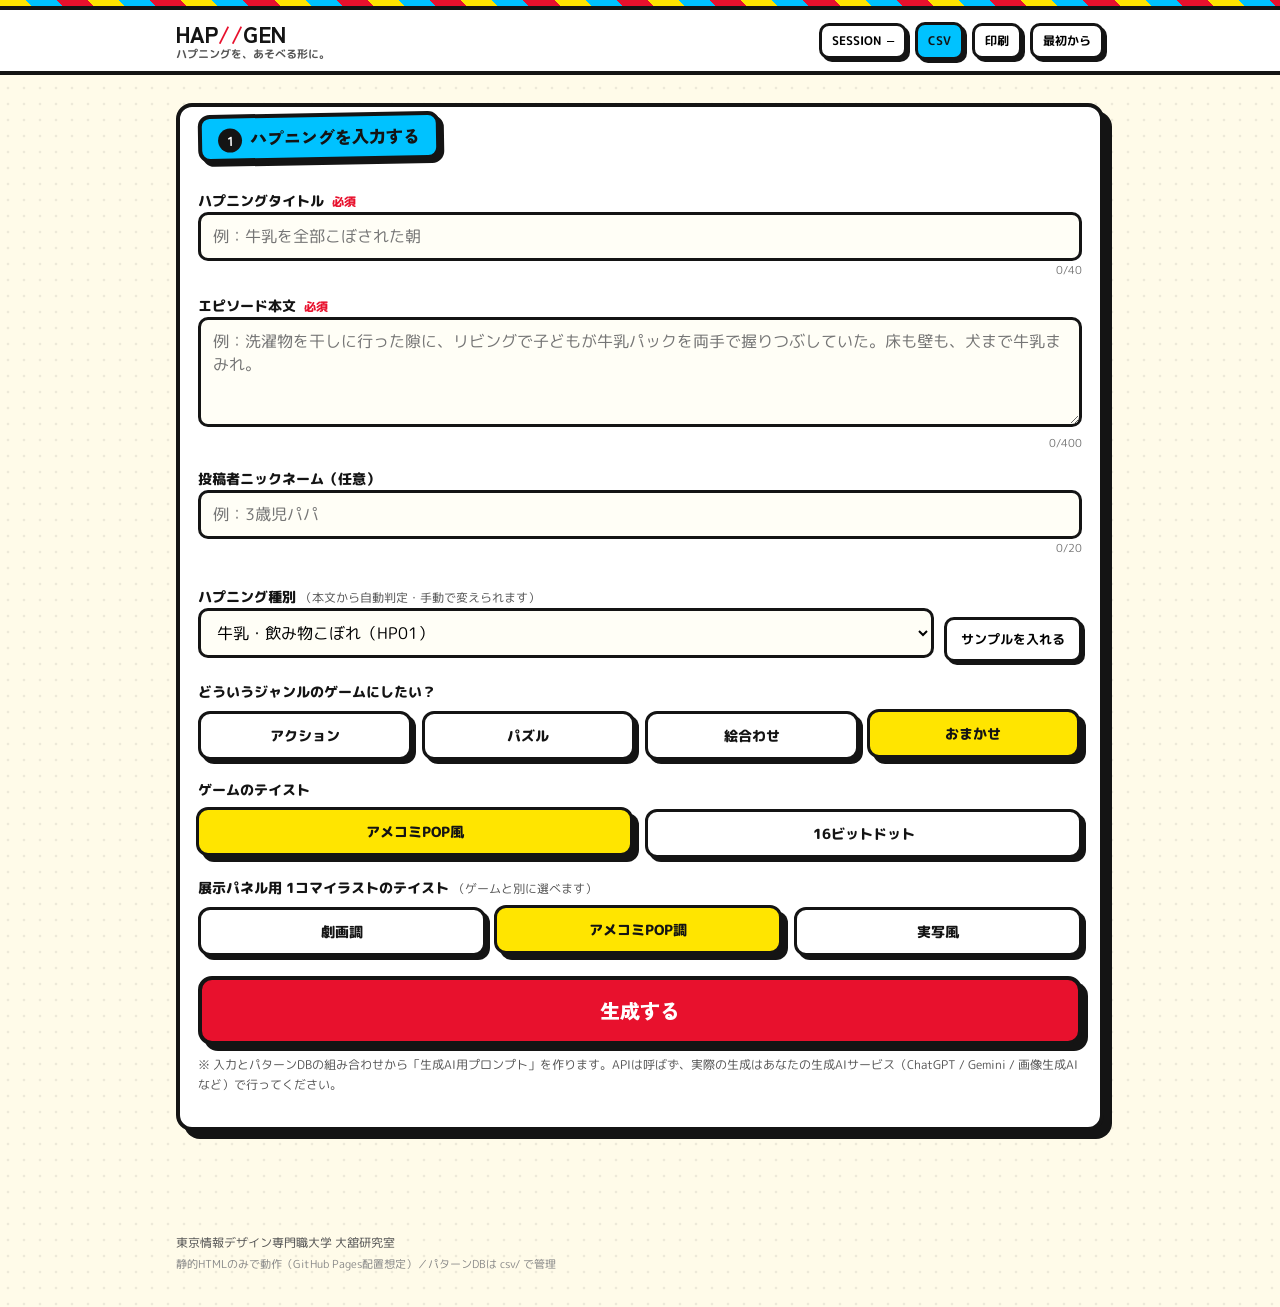
<file: index.html>
<!DOCTYPE html>
<html lang="ja">
<head>
<meta charset="UTF-8">
<meta name="viewport" content="width=device-width,initial-scale=1.0">
<title>HAP//GEN — 子育てハプニング→ゲーム&イラスト 生成プロンプトツール</title>
<meta name="description" content="区民から投稿された子育てハプニングを、遊べるミニゲームと展示パネル1コマの生成AI用プロンプトに落とす。子育てハプニングの展示イベントのための企画ツール。">
<link rel="preconnect" href="https://fonts.googleapis.com">
<link rel="preconnect" href="https://fonts.gstatic.com" crossorigin>
<link href="https://fonts.googleapis.com/css2?family=IBM+Plex+Mono:wght@400;600&family=M+PLUS+Rounded+1c:wght@400;700;800&family=Zen+Kaku+Gothic+New:wght@700;900&display=swap" rel="stylesheet">
<link rel="stylesheet" href="assets/css/style.css">
</head>
<body>
<div class="edge" aria-hidden="true"></div>

<header class="bar">
  <div class="bar-in">
    <a class="wordmark" href="#" aria-label="最初に戻る">
      <span class="wm-main">HAP<span class="slash">//</span>GEN</span>
      <span class="wm-sub">ハプニングを、あそべる形に。</span>
    </a>
    <div class="bar-right">
      <button class="code-chip" id="sessionChip" type="button" title="この企画のセッションリンクをコピーします。別の端末で続きを開けます。">
        <span class="cc-label">SESSION</span><span class="cc-val" id="sessionCode">—</span>
      </button>
      <span class="db-chip local" id="dbChip" title="データの読み込み元">…</span>
      <button class="icon-btn" id="btnPrint" type="button" title="印刷 / PDF保存">印刷</button>
      <button class="icon-btn" id="btnRestart" type="button" title="入力を全部消して最初から">最初から</button>
    </div>
  </div>
</header>

<main class="shell">

  <!-- ===== 1. 入力フォーム ===== -->
  <section class="card" id="formCard">
    <h2 class="band"><span class="no">1</span>ハプニングを入力する</h2>

    <div class="field">
      <label for="fTitle">ハプニングタイトル <em class="req">必須</em></label>
      <input type="text" id="fTitle" maxlength="40" placeholder="例：牛乳を全部こぼされた朝">
      <div class="count"><span id="cTitle">0</span>/40</div>
    </div>

    <div class="field">
      <label for="fStory">エピソード本文 <em class="req">必須</em></label>
      <textarea id="fStory" maxlength="400" placeholder="例：洗濯物を干しに行った隙に、リビングで子どもが牛乳パックを両手で握りつぶしていた。床も壁も、犬まで牛乳まみれ。"></textarea>
      <div class="count"><span id="cStory">0</span>/400</div>
    </div>

    <div class="field">
      <label for="fAuthor">投稿者ニックネーム（任意）</label>
      <input type="text" id="fAuthor" maxlength="20" placeholder="例：3歳児パパ">
      <div class="count"><span id="cAuthor">0</span>/20</div>
    </div>

    <div class="row">
      <div class="field grow">
        <label for="fPack">ハプニング種別 <span class="hint">（本文から自動判定・手動で変えられます）</span></label>
        <select id="fPack"></select>
      </div>
      <button class="ghost" id="btnSample" type="button">サンプルを入れる</button>
    </div>

    <div class="optgroup">
      <div class="ttl">どういうジャンルのゲームにしたい？</div>
      <div class="radios" id="rGenre">
        <label class="radio"><input type="radio" name="genre" value="action"><span class="face">アクション</span></label>
        <label class="radio"><input type="radio" name="genre" value="puzzle"><span class="face">パズル</span></label>
        <label class="radio"><input type="radio" name="genre" value="match"><span class="face">絵合わせ</span></label>
        <label class="radio"><input type="radio" name="genre" value="omakase" checked><span class="face">おまかせ</span></label>
      </div>
    </div>

    <div class="optgroup">
      <div class="ttl">ゲームのテイスト</div>
      <div class="radios" id="rGTheme">
        <label class="radio"><input type="radio" name="gtheme" value="pop" checked><span class="face">アメコミPOP風</span></label>
        <label class="radio"><input type="radio" name="gtheme" value="pixel"><span class="face">16ビットドット</span></label>
      </div>
    </div>

    <div class="optgroup">
      <div class="ttl">展示パネル用 1コマイラストのテイスト <span class="hint">（ゲームと別に選べます）</span></div>
      <div class="radios small" id="rITaste">
        <label class="radio"><input type="radio" name="itaste" value="gekiga"><span class="face">劇画調</span></label>
        <label class="radio"><input type="radio" name="itaste" value="pop" checked><span class="face">アメコミPOP調</span></label>
        <label class="radio"><input type="radio" name="itaste" value="photo"><span class="face">実写風</span></label>
      </div>
    </div>

    <button class="generate" id="btnGen">生成する</button>
    <p class="note">※ 入力とパターンDBの組み合わせから「生成AI用プロンプト」を作ります。APIは呼ばず、実際の生成はあなたの生成AIサービス（ChatGPT / Gemini / 画像生成AI など）で行ってください。</p>
  </section>

  <!-- ===== 2. 生成結果 ===== -->
  <section class="card" id="outCard" hidden>
    <h2 class="band"><span class="no">2</span>生成結果</h2>

    <div class="sum" id="sumChips"></div>
    <div class="row">
      <button class="ghost" id="btnReroll" type="button">バリエーションを変える</button>
      <button class="ghost" id="btnBack" type="button">入力に戻る</button>
    </div>

    <div class="tabs" role="tablist">
      <button class="tabbtn on" id="tabGame" role="tab">ゲーム生成プロンプト</button>
      <button class="tabbtn" id="tabIllust" role="tab">イラスト生成プロンプト</button>
    </div>

    <div class="pane" id="paneGame">
      <textarea id="outGame" readonly spellcheck="false"></textarea>
      <div class="btnrow">
        <button class="main" id="btnCopyGame" type="button">コピー</button>
        <button class="sub" id="btnDlGame" type="button">.mdでダウンロード</button>
      </div>
    </div>

    <div class="pane" id="paneIllust" hidden>
      <div class="taste-row" id="illustTasteRow">
        <span class="taste-label">イラストテイスト：</span>
        <button class="taste-swap" data-t="gekiga" type="button">劇画調</button>
        <button class="taste-swap on" data-t="pop" type="button">アメコミPOP調</button>
        <button class="taste-swap" data-t="photo" type="button">実写風</button>
      </div>
      <textarea id="outIllust" readonly spellcheck="false"></textarea>
      <div class="btnrow">
        <button class="main" id="btnCopyIllust" type="button">コピー</button>
        <button class="sub" id="btnDlIllust" type="button">.mdでダウンロード</button>
      </div>
    </div>

    <div class="btnrow">
      <button class="main" id="btnDlBoth" type="button">両方まとめてダウンロード</button>
    </div>
  </section>

</main>

<footer class="foot">
  <span id="footCredit">東京情報デザイン専門職大学 大舘研究室</span>
  <span class="foot-note">静的HTMLのみで動作（GitHub Pages配置想定）／パターンDBは csv/ で管理</span>
</footer>

<div class="toast" id="toast" role="status"></div>

<script src="assets/js/config.js"></script>
<script src="assets/js/data.js"></script>
<script src="assets/js/db.js"></script>
<script src="assets/js/generate.js"></script>
<script src="assets/js/app.js"></script>
</body>
</html>
</file>
<file: assets/css/style.css>
:root{
  --ink:#141414; --paper:#fffbe9; --card:#ffffff;
  --cyan:#00c2ff; --yellow:#ffe500; --red:#e8112d; --blue:#2b50ff;
  --mono:'IBM Plex Mono',ui-monospace,monospace;
  --gothic:'Zen Kaku Gothic New','M PLUS Rounded 1c',sans-serif;
  --round:'M PLUS Rounded 1c','Hiragino Maru Gothic ProN','Yu Gothic',sans-serif;
}
*{box-sizing:border-box;-webkit-tap-highlight-color:transparent;}
body{
  margin:0;color:var(--ink);background:var(--paper);
  background-image:radial-gradient(rgba(0,0,0,.07) 1.5px, transparent 1.6px);
  background-size:16px 16px;
  font-family:var(--round);line-height:1.65;font-size:15px;
}
.edge{height:10px;border-bottom:4px solid var(--ink);
  background:repeating-linear-gradient(45deg,var(--yellow) 0 22px,var(--cyan) 22px 44px,var(--red) 44px 66px);}

/* ---------- ヘッダー ---------- */
.bar{position:sticky;top:0;z-index:20;background:var(--card);border-bottom:4px solid var(--ink);}
.bar-in{max-width:960px;margin:0 auto;display:flex;align-items:center;justify-content:space-between;gap:10px;padding:10px 16px;}
.wordmark{text-decoration:none;color:var(--ink);display:flex;flex-direction:column;line-height:1.25;}
.wm-main{font-family:var(--gothic);font-weight:900;font-size:22px;letter-spacing:.02em;}
.slash{color:var(--red);}
.wm-sub{font-size:11px;color:#555;font-weight:700;}
.bar-right{display:flex;align-items:center;gap:8px;flex-wrap:wrap;}
.code-chip,.icon-btn,.db-chip{
  border:3px solid var(--ink);border-radius:10px;background:#fff;
  font-family:var(--round);font-weight:700;font-size:12px;padding:6px 10px;
  box-shadow:3px 3px 0 var(--ink);cursor:pointer;
}
.code-chip:active,.icon-btn:active{transform:translate(2px,2px);box-shadow:1px 1px 0 var(--ink);}
.cc-val{font-family:var(--mono);margin-left:6px;}
.db-chip{cursor:default;}
.db-chip.csv{background:var(--cyan);}
.db-chip.api{background:var(--yellow);}
.db-chip.local{background:#e2e2e2;}

/* ---------- レイアウト ---------- */
.shell{max-width:960px;margin:0 auto;padding:28px 16px 60px;}
.card{
  background:var(--card);border:4px solid var(--ink);border-radius:16px;
  box-shadow:8px 8px 0 var(--ink);padding:20px 18px;margin:0 0 32px;
}
.band{
  display:inline-block;margin:-34px 0 14px;background:var(--cyan);
  border:4px solid var(--ink);border-radius:12px;padding:6px 16px;
  font-family:var(--gothic);font-weight:900;font-size:17px;
  box-shadow:4px 4px 0 var(--ink);transform:rotate(-1deg);
}
.band .no{
  display:inline-block;background:var(--ink);color:#fff;border-radius:50%;
  width:24px;height:24px;line-height:24px;text-align:center;font-size:13px;margin-right:8px;
}

/* ---------- フォーム ---------- */
.field{margin:14px 0 4px;}
.field label{display:block;font-weight:800;font-size:14px;}
.req{color:var(--red);font-style:normal;font-size:12px;margin-left:4px;}
.hint{font-weight:400;font-size:12px;color:#555;}
input[type=text],textarea,select{
  width:100%;border:3px solid var(--ink);border-radius:10px;padding:10px 12px;
  font-size:16px;font-family:var(--round);background:#fffef6;outline:none;
}
input:focus,textarea:focus,select:focus{background:#e9fbff;}
textarea{min-height:110px;resize:vertical;}
.count{font-size:11px;text-align:right;color:#777;}
.row{display:flex;gap:10px;align-items:flex-end;margin:14px 0;flex-wrap:wrap;}
.row .grow{flex:1;min-width:220px;}
.ghost{
  border:3px solid var(--ink);border-radius:10px;background:#fff;font-weight:700;
  font-size:13px;padding:10px 14px;cursor:pointer;box-shadow:3px 3px 0 var(--ink);font-family:var(--round);
}
.ghost:active{transform:translate(2px,2px);box-shadow:1px 1px 0 var(--ink);}
.optgroup{margin:18px 0 6px;}
.optgroup .ttl{font-weight:800;font-size:14px;margin-bottom:8px;}
.radios{display:grid;grid-template-columns:repeat(auto-fit,minmax(140px,1fr));gap:10px;}
.radio{position:relative;}
.radio input{position:absolute;opacity:0;width:100%;height:100%;margin:0;cursor:pointer;}
.radio .face{
  display:block;border:3px solid var(--ink);border-radius:12px;padding:10px 8px;
  text-align:center;font-weight:800;font-size:14px;background:#fff;
  box-shadow:4px 4px 0 var(--ink);transition:.08s;pointer-events:none;
}
.radio input:checked+.face{background:var(--yellow);transform:translate(-2px,-2px);box-shadow:6px 6px 0 var(--ink);}
.radio input:focus-visible+.face{outline:3px dashed var(--blue);}
.generate{
  display:block;width:100%;margin-top:20px;border:4px solid var(--ink);border-radius:14px;
  background:var(--red);color:#fff;font-family:var(--gothic);font-weight:900;font-size:20px;
  padding:16px;cursor:pointer;box-shadow:6px 6px 0 var(--ink);
}
.generate:active{transform:translate(3px,3px);box-shadow:2px 2px 0 var(--ink);}
.note{font-size:12px;color:#555;margin-top:10px;}

/* ---------- 出力 ---------- */
.sum{display:flex;flex-wrap:wrap;gap:8px;margin:6px 0 10px;}
.sum .chip{
  border:3px solid var(--ink);border-radius:10px;padding:4px 10px;font-size:12px;
  font-weight:700;background:#fff;box-shadow:3px 3px 0 var(--ink);
}
.sum .chip b{font-weight:800;}
.sum .chip.k-hp{background:var(--cyan);}
.sum .chip.k-genre{background:var(--yellow);}
.sum .chip.k-variant{background:#ffd9e2;}
.sum .chip.k-twist{background:#d9f2ff;}
.sum .chip.k-comedy{background:#fff0b3;}
.sum .chip.k-gimmick{background:#d9ffe2;}
.sum .chip.k-arcade{background:#ffdaa3;}
.sum .chip.k-char{background:#ffd6e8;}
.sum .chip.k-local{background:#d6e8ff;}
.sum .chip.k-combo{background:var(--yellow);}
.sum .chip.k-taste{background:#e5dcff;}
.sum .chip.k-extract{background:#ffe9d6;}
.sum .chip.k-scene{background:#e2ffd9;text-align:left;max-width:100%;white-space:normal;}
.tabs{display:flex;gap:10px;margin:18px 0 12px;flex-wrap:wrap;}
.tabbtn{
  border:3px solid var(--ink);background:#fff;border-radius:12px;padding:8px 14px;
  font-weight:800;font-size:14px;cursor:pointer;box-shadow:4px 4px 0 var(--ink);font-family:var(--round);
}
.tabbtn.on{background:var(--cyan);}
.pane textarea{
  font-family:var(--mono);font-size:12.5px;line-height:1.6;
  min-height:380px;white-space:pre-wrap;
}
.taste-row{display:flex;align-items:center;gap:8px;flex-wrap:wrap;margin:0 0 10px;}
.taste-label{font-weight:800;font-size:13px;}
.taste-swap{
  border:3px solid var(--ink);border-radius:10px;background:#fff;font-weight:700;
  font-size:13px;padding:7px 14px;cursor:pointer;box-shadow:3px 3px 0 var(--ink);font-family:var(--round);
}
.taste-swap.on{background:var(--yellow);}
.taste-swap:active{transform:translate(2px,2px);box-shadow:1px 1px 0 var(--ink);}
.btnrow{display:flex;gap:10px;margin-top:12px;flex-wrap:wrap;}
.btnrow .main,.btnrow .sub{
  border:3px solid var(--ink);border-radius:10px;padding:10px 16px;font-weight:800;
  font-size:14px;cursor:pointer;box-shadow:3px 3px 0 var(--ink);font-family:var(--round);
}
.btnrow .main{background:var(--yellow);}
.btnrow .sub{background:#fff;}
.btnrow .main:active,.btnrow .sub:active{transform:translate(2px,2px);box-shadow:1px 1px 0 var(--ink);}

.foot{max-width:960px;margin:0 auto;padding:10px 16px 34px;font-size:12px;color:#555;display:flex;flex-direction:column;gap:2px;}
.foot-note{font-size:11px;color:#888;}

.toast{
  position:fixed;left:50%;bottom:24px;transform:translateX(-50%) translateY(20px);
  opacity:0;transition:.25s;background:var(--ink);color:#fff;padding:10px 18px;
  border-radius:12px;font-weight:700;z-index:99;pointer-events:none;
}
.toast.show{opacity:1;transform:translateX(-50%) translateY(0);}

@media(max-width:600px){
  .bar-in{padding:8px 10px;}
  .wm-sub{display:none;}
  .shell{padding:22px 10px 50px;}
  .pane textarea{min-height:300px;}
}

@media print{
  body{background:#fff;}
  .edge,.bar,.foot,.toast,.btnrow,.tabs,.note,.sum{display:none!important;}
  .card{box-shadow:none;border-width:2px;}
  #formCard{display:none!important;}
  #outCard{display:block!important;}
  .pane{display:block!important;margin-bottom:18px;}
  .pane[hidden]{display:block!important;}
  .pane textarea{border:1px solid #999;height:auto;min-height:0;font-size:10px;white-space:pre-wrap;}
}
</file>
